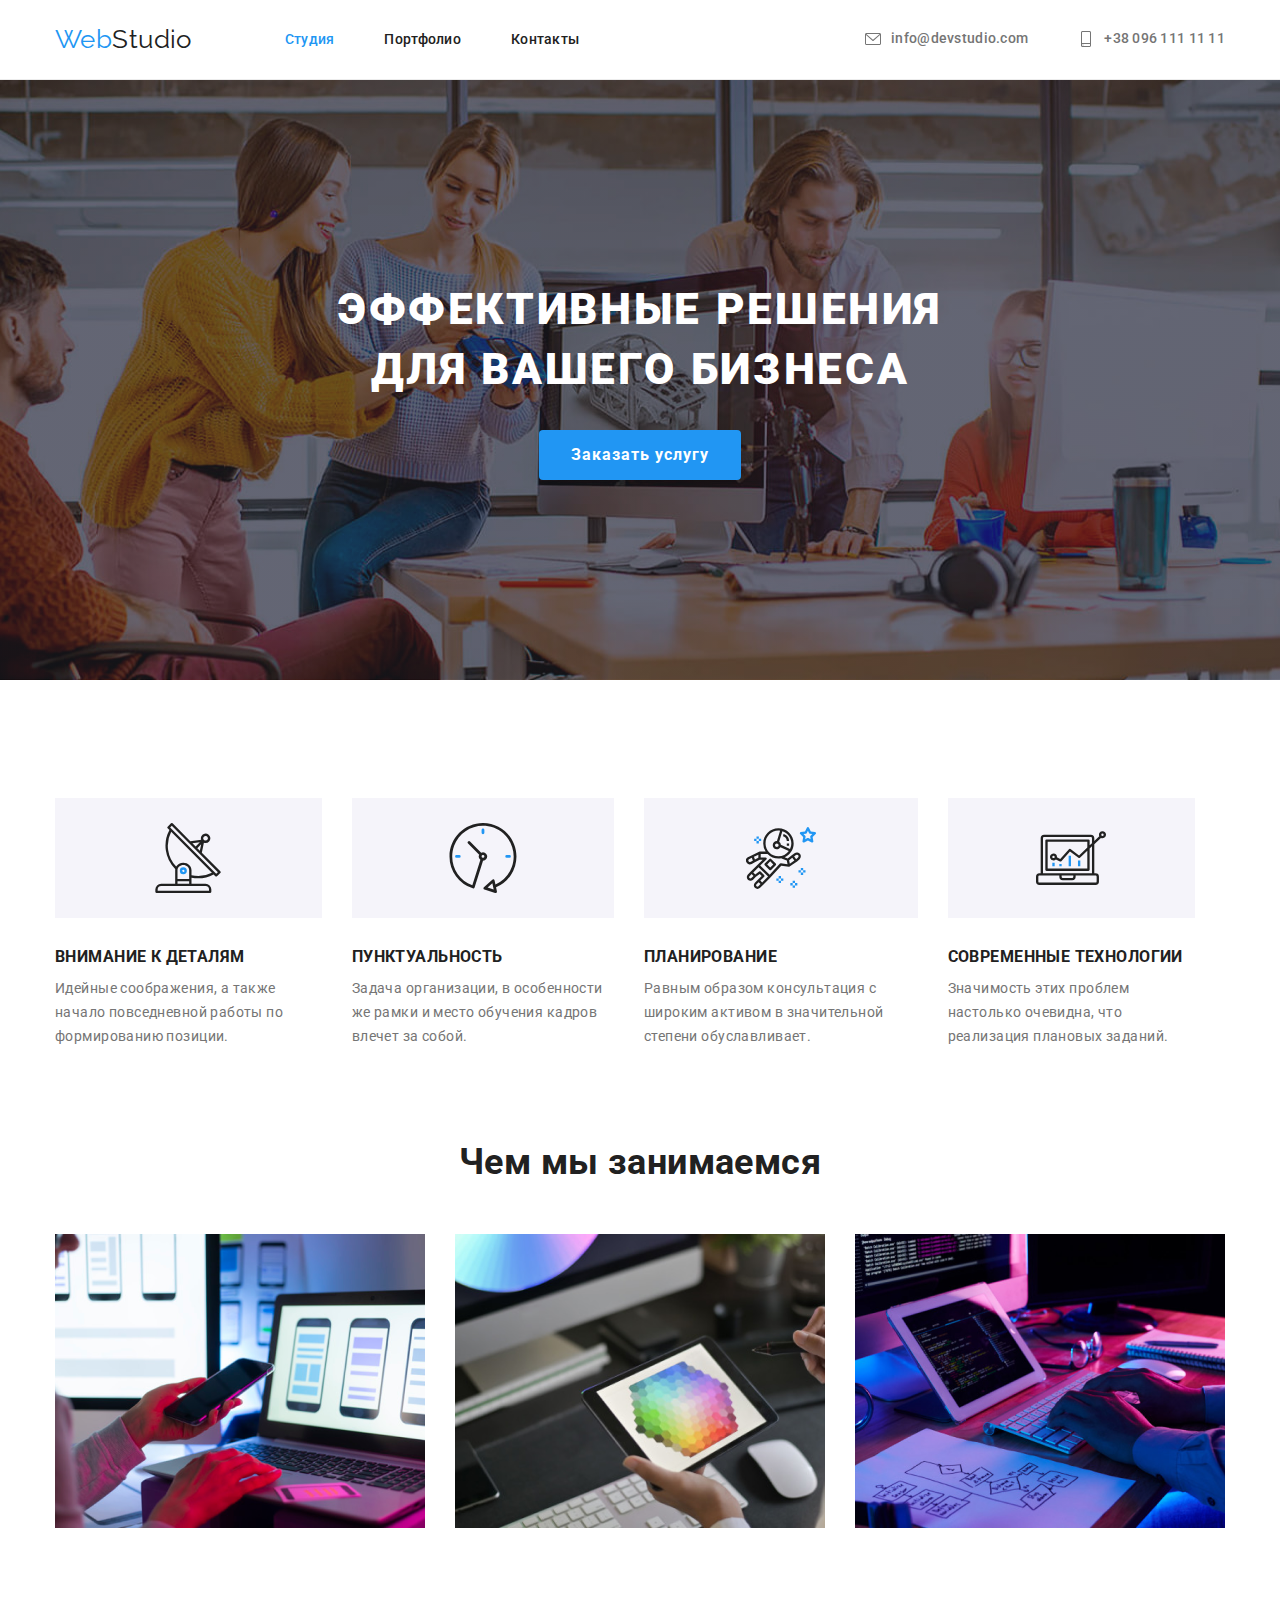
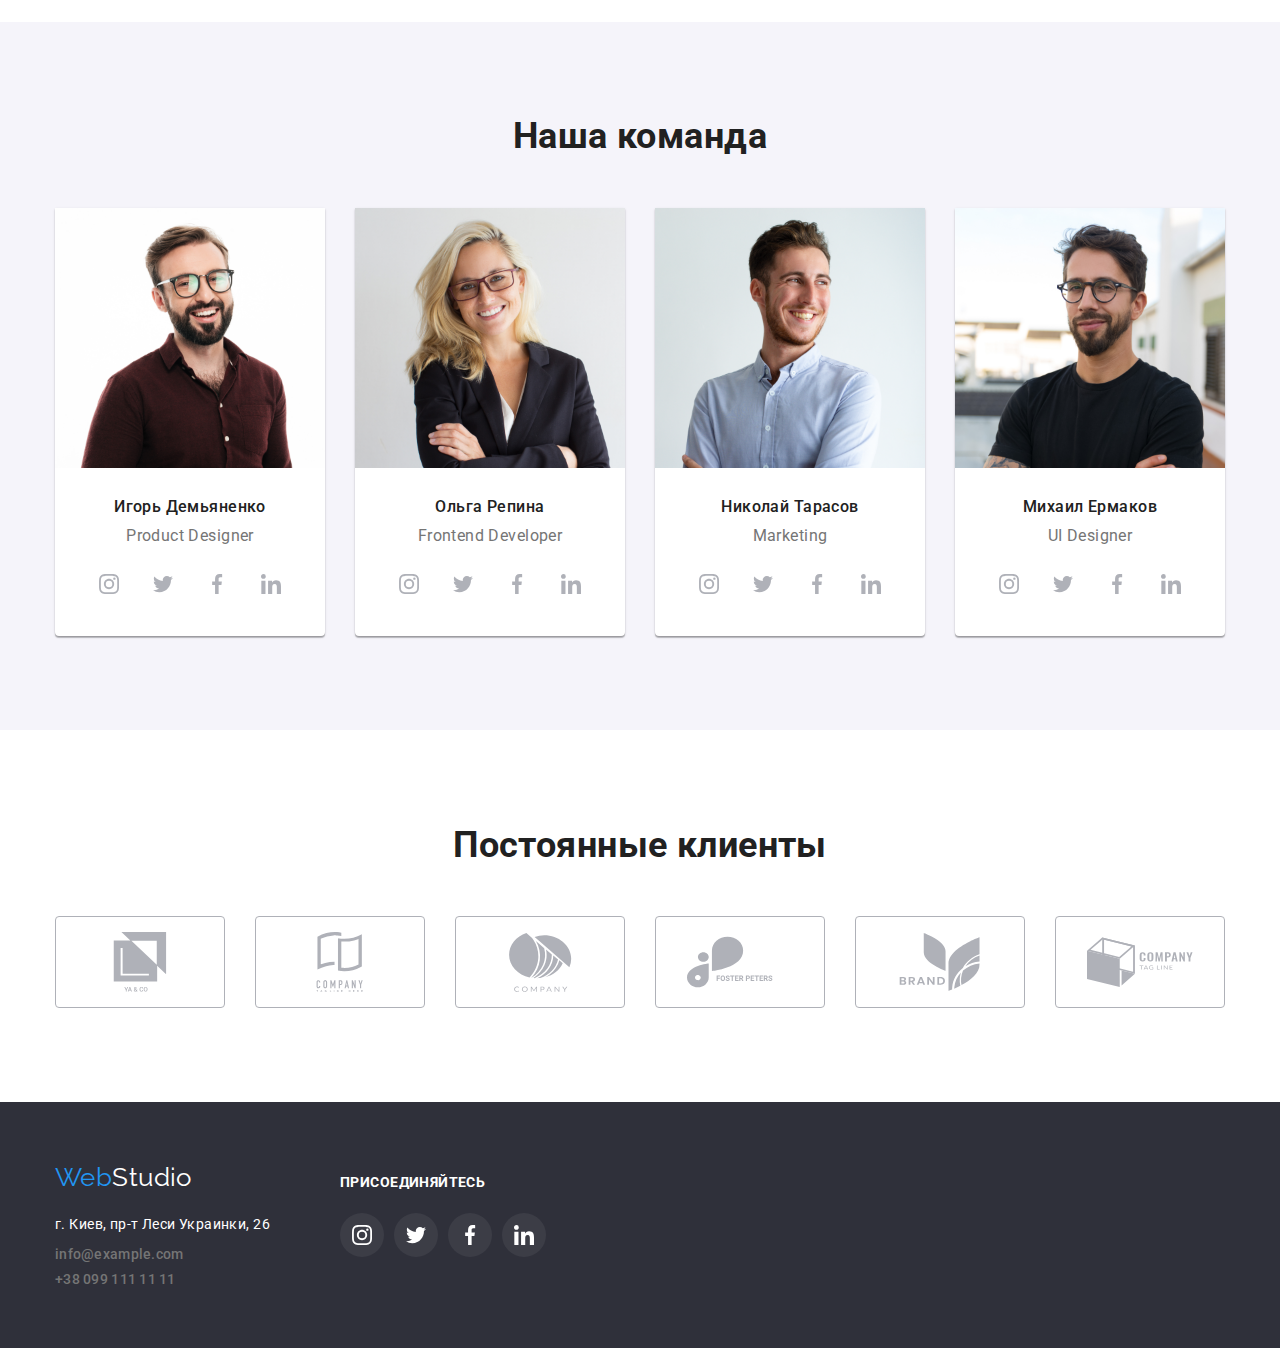
<file: index.html>
<!DOCTYPE html>
<html lang="ru">

<head>
  <meta charset="UTF-8" />
  <meta http-equiv="X-UA-Compatible" content="IE=edge" />
  <meta name="viewport" content="width=device-width, initial-scale=1.0" />
  <title>Студия</title>
  <link rel="preconnect" href="https://fonts.googleapis.com">
  <link rel="preconnect" href="https://fonts.gstatic.com" crossorigin>
  <link href="https://fonts.googleapis.com/css2?family=Raleway:wght@700&family=Roboto:wght@400;500;700;900&display=swap"
    rel="stylesheet">
  <link rel="stylesheet" href="https://cdnjs.cloudflare.com/ajax/libs/modern-normalize/1.1.0/modern-normalize.min.css">
  <link rel="stylesheet" href="./css/style.css">
</head>

<body>
  <!-- Шапка сайта -->
  <header class="page-header">
    <div class="header-section container">
      <nav class="main-nav">
        <a href="./index.html" class="logo">Web<span class="header-logo">Studio</span></a>

        <ul class="site-nav list">
          <li class="item"><a href="./index.html" class="link current">Студия</a></li>
          <li class="item"><a href="./portfolio.html" class="link">Портфолио</a></li>
          <li class="item"><a href="" class="link">Контакты</a></li>
        </ul>
      </nav>

      <ul class="site-info list">
        <li class="header-mail"><a class="info" href="mailto:info@devstudio.com">
            <svg class="header-contact__icon" width="16" height="16">
              <use href="./images/sprite/sprite.svg#icon-email"></use>
            </svg>
            info@devstudio.com</a></li>
        <li class="header-tel"><a class="info" href="tel:+380961111111">
            <svg class="header-contact__icon" width="16" height="16">
              <use href="./images/sprite/sprite.svg#icon-phone"></use>
            </svg>
            +38 096 111 11 11</a></li>
      </ul>
    </div>
  </header>

  <main>

    <!-- Герой сайта -->
    <section class="hero">
      <div class="container">
        <h1 class="hero-title">Эффективные решения для вашего бизнеса</h1>
        <button class="hero-btn" type="button"><span class="order">Заказать услугу</span></button>
      </div>
    </section>

    <!-- Секция о компании -->
    <section class="section company">
      <div class="container">
        <!-- Скрытый заголовок -->
        <h2 class="section-title">Описание преимуществ компании</h2>
        <!-- Преимущества -->
        <ul class="feature-list list">
          <li class="feature-list__items">
            <div class="features-icon__block">
              <svg class="features-icon__svg" width="70" height="70">
                <use href="./images/sprite/sprite.svg#icon-antenna"></use>
              </svg>
            </div>
            <h3 class="title">Внимание к деталям</h3>
            <p class="feature-text">Идейные соображения, а также начало повседневной работы по формированию позиции.</p>
          </li>
          <li class="feature-list__items">
            <div class="features-icon__block">
              <svg class="features-icon__svg" width="70" height="70">
                <use href="./images/sprite/sprite.svg#icon-clock"></use>
              </svg>
            </div>
            <h3 class="title">Пунктуальность</h3>
            <p class="feature-text">Задача организации, в особенности же рамки и место обучения кадров влечет за собой.
            </p>
          </li>
          <li class="feature-list__items">
            <div class="features-icon__block">
              <svg class="features-icon__svg" width="70" height="70">
                <use href="./images/sprite/sprite.svg#icon-astronaut"></use>
              </svg>
            </div>
            <h3 class="title">Планирование</h3>
            <p class="feature-text">Равным образом консультация с широким активом в значительной степени обуславливает.
            </p>
          </li>
          <li class="feature-list__items">
            <div class="features-icon__block">
              <svg class="features-icon__svg" width="70" height="70">
                <use href="./images/sprite/sprite.svg#icon-diagram"></use>
              </svg>
            </div>
            <h3 class="title">Современные технологии</h3>
            <p class="feature-text">Значимость этих проблем настолько очевидна, что реализация плановых заданий.</p>
          </li>
        </ul>
      </div>
    </section>

    <!-- Секция чем мы занимаемся -->
    <section class="section">
      <div class="container">
        <!-- Примеры работ компании -->
        <h2 class="block-title">Чем мы занимаемся</h2>

        <ul class="image-block list">
          <li class="image-items">
            <img src="./images/notebook.png" alt="notebook" width="370" />
          </li>
          <li class="image-items">
            <img src="./images/tablet.png" alt="tablet" width="370" />
          </li>
          <li class="image-items">
            <img src="./images/computer.png" alt="computer" width="370" />
          </li>
        </ul>
      </div>
    </section>

    <!-- Секция команда -->
    <section class="section-team">
      <div class="container">
        <!-- Команда -->
        <h2 class="block-title team">Наша команда</h2>

        <ul class="block-team list">
          <li class="block">
            <img src="./images/foto1.png" alt="Игорь Демьяненко" width="270" />
            <div class="team-list__block">
              <h3 class="title-name">Игорь Демьяненко</h3>
              <p class="section-text">Product Designer</p>
              <ul class="team-list__social">
                <li class="social-link__item">
                  <a href="" class="team-social__link link">
                    <svg class="team-social__svg" width="20px" height="20px">
                      <use href="./images/sprite/sprite.svg#icon-instagram"></use>
                    </svg>
                  </a>
                </li>
                <li class="social-link__item">
                  <a href="" class="team-social__link link">
                    <svg class="team-social__svg" width="20px" height="20px">
                      <use href="./images/sprite/sprite.svg#icon-twitter"></use>
                    </svg>
                  </a>
                </li>
                <li class="social-link__item">
                  <a href="" class="team-social__link link">
                    <svg class="team-social__svg" width="20px" height="20px">
                      <use href="./images/sprite/sprite.svg#icon-facebook"></use>
                    </svg>
                  </a>
                </li>
                <li class="social-link__item">
                  <a href="" class="team-social__link link">
                    <svg class="team-social__svg" width="20px" height="20px">
                      <use href="./images/sprite/sprite.svg#icon-linkedin"></use>
                    </svg>
                  </a>
                </li>
              </ul>
            </div>
          </li>
          <li class="block">
            <img src="./images/foto2.png" alt="Ольга Репина" width="270" />
            <div class="team-list__block">
              <h3 class="title-name">Ольга Репина</h3>
              <p class="section-text">Frontend Developer</p>
              <ul class="team-list__social">
                <li class="social-link__item">
                  <a href="" class="team-social__link link">
                    <svg class="team-social__svg" width="20px" height="20px">
                      <use href="./images/sprite/sprite.svg#icon-instagram"></use>
                    </svg>
                  </a>
                </li>
                <li class="social-link__item">
                  <a href="" class="team-social__link link">
                    <svg class="team-social__svg" width="20px" height="20px">
                      <use href="./images/sprite/sprite.svg#icon-twitter"></use>
                    </svg>
                  </a>
                </li>
                <li class="social-link__item">
                  <a href="" class="team-social__link link">
                    <svg class="team-social__svg" width="20px" height="20px">
                      <use href="./images/sprite/sprite.svg#icon-facebook"></use>
                    </svg>
                  </a>
                </li>
                <li class="social-link__item">
                  <a href="" class="team-social__link link">
                    <svg class="team-social__svg" width="20px" height="20px">
                      <use href="./images/sprite/sprite.svg#icon-linkedin"></use>
                    </svg>
                  </a>
                </li>
              </ul>
            </div>
          </li>
          <li class="block">
            <img src="./images/foto3.png" alt="Николай Тарасов" width="270" />
            <div class="team-list__block">
              <h3 class="title-name">Николай Тарасов</h3>
              <p class="section-text">Marketing</p>
              <ul class="team-list__social">
                <li class="social-link__item">
                  <a href="" class="team-social__link link">
                    <svg class="team-social__svg" width="20px" height="20px">
                      <use href="./images/sprite/sprite.svg#icon-instagram"></use>
                    </svg>
                  </a>
                </li>
                <li class="social-link__item">
                  <a href="" class="team-social__link link">
                    <svg class="team-social__svg" width="20px" height="20px">
                      <use href="./images/sprite/sprite.svg#icon-twitter"></use>
                    </svg>
                  </a>
                </li>
                <li class="social-link__item">
                  <a href="" class="team-social__link link">
                    <svg class="team-social__svg" width="20px" height="20px">
                      <use href="./images/sprite/sprite.svg#icon-facebook"></use>
                    </svg>
                  </a>
                </li>
                <li class="social-link__item">
                  <a href="" class="team-social__link link">
                    <svg class="team-social__svg" width="20px" height="20px">
                      <use href="./images/sprite/sprite.svg#icon-linkedin"></use>
                    </svg>
                  </a>
                </li>
              </ul>
            </div>
          </li>
          <li class="block">
            <img src="./images/foto4.png" alt="Михаил Ермаков" width="270" />
            <div class="team-list__block">
              <h3 class="title-name">Михаил Ермаков</h3>
              <p class="section-text">UI Designer</p>
              <ul class="team-list__social">
                <li class="social-link__item">
                  <a href="" class="team-social__link link">
                    <svg class="team-social__svg" width="20px" height="20px">
                      <use href="./images/sprite/sprite.svg#icon-instagram"></use>
                    </svg>
                  </a>
                </li>
                <li class="social-link__item">
                  <a href="" class="team-social__link link">
                    <svg class="team-social__svg" width="20px" height="20px">
                      <use href="./images/sprite/sprite.svg#icon-twitter"></use>
                    </svg>
                  </a>
                </li>
                <li class="social-link__item">
                  <a href="" class="team-social__link link">
                    <svg class="team-social__svg" width="20px" height="20px">
                      <use href="./images/sprite/sprite.svg#icon-facebook"></use>
                    </svg>
                  </a>
                </li>
                <li class="social-link__item">
                  <a href="" class="team-social__link link">
                    <svg class="team-social__svg" width="20px" height="20px">
                      <use href="./images/sprite/sprite.svg#icon-linkedin"></use>
                    </svg>
                  </a>
                </li>
              </ul>
            </div>
          </li class="block">
        </ul>
      </div>
    </section>

    <!-- Секция постоянные клиенты -->
    <section class="section">
      <div class="container">
        <h2 class="client-title">Постоянные клиенты </h2>
        <ul class="client-list list">
          <li class="customer-items">
            <a class="customers-link link" href="">
              <svg class="customer-icons__svg" width="106px" height="60px">
                <use href="./images/sprite/sprite.svg#icon-icons-1"></use>
              </svg>
            </a>
          </li>
          <li class="customer-items">
            <a class="customers-link link" href="">
              <svg class="customer-icons__svg" width="106px" height="60px">
                <use href="./images/sprite/sprite.svg#icon-icons-2"></use>
              </svg>
            </a>
          </li>
          <li class="customer-items">
            <a class="customers-link link" href="">
              <svg class="customer-icons__svg" width="106px" height="60px">
                <use href="./images/sprite/sprite.svg#icon-icons-3"></use>
              </svg>
            </a>
          </li>
          <li class="customer-items">
            <a class="customers-link link" href="">
              <svg class="customer-icons__svg" width="106px" height="60px">
                <use href="./images/sprite/sprite.svg#icon-icons-4"></use>
              </svg>
            </a>
          </li>
          <li class="customer-items">
            <a class="customers-link link" href="">
              <svg class="customer-icons__svg" width="106px" height="60px">
                <use href="./images/sprite/sprite.svg#icon-icons-5"></use>
              </svg>
            </a>
          </li>
          <li class="customer-items">
            <a class="customers-link link" href="">
              <svg class="customer-icons__svg" width="106px" height="60px">
                <use href="./images/sprite/sprite.svg#icon-icons-6"></use>
              </svg>
            </a>
          </li>
        </ul>
      </div>
    </section>
  </main>

  <!-- Футер сайта  -->
  <footer class="footer">
    <div class="container">
      <section class="footer-section">
        <div class="footer-block__contacts"><a href="./index.html" class="logo">Web<span
              class="footer-logo">Studio</span></a>
          <address class="address">
            <ul class="list">
              <li class="footer-text__items">
                <p class="footer-text">г. Киев, пр-т Леси Украинки, 26</p>
              </li>
              <li class="footer-items"><a href="" class="info">info@example.com</a></li>
              <li class="footer-items"><a href="" class="info">+38 099 111 11 11</a></li>
            </ul>
          </address>
        </div>
        <div class="social-block">
          <p class="social-section__text">Присоединяйтесь</p>
          <ul class="footer-list list">
            <li class="footer-list__items">
              <a class="footer-list__link" href="">
                <svg class="footer-list__icons" width="20" height="20">
                  <use href="./images/sprite/sprite.svg#icon-instagram"></use>
                </svg>
              </a>
            </li>

            <li class="footer-list__items">
              <a class="footer-list__link" href="">
                <svg class="footer-list__icons" width="20" height="20">
                  <use href="./images/sprite/sprite.svg#icon-twitter"></use>
                </svg>
              </a>
            </li>

            <li class="footer-list__items">
              <a class="footer-list__link" href="">
                <svg class="footer-list__icons" width="20" height="20">
                  <use href="./images/sprite/sprite.svg#icon-facebook"></use>
                </svg>
              </a>
            </li>

            <li class="footer-list__items">
              <a class="footer-list__link" href="">
                <svg class="footer-list__icons" width="20" height="20">
                  <use href="./images/sprite/sprite.svg#icon-linkedin"></use>
                </svg>
              </a>
            </li>
          </ul>
        </div>
      </section>
    </div>
  </footer>
</body>

</html>
</file>
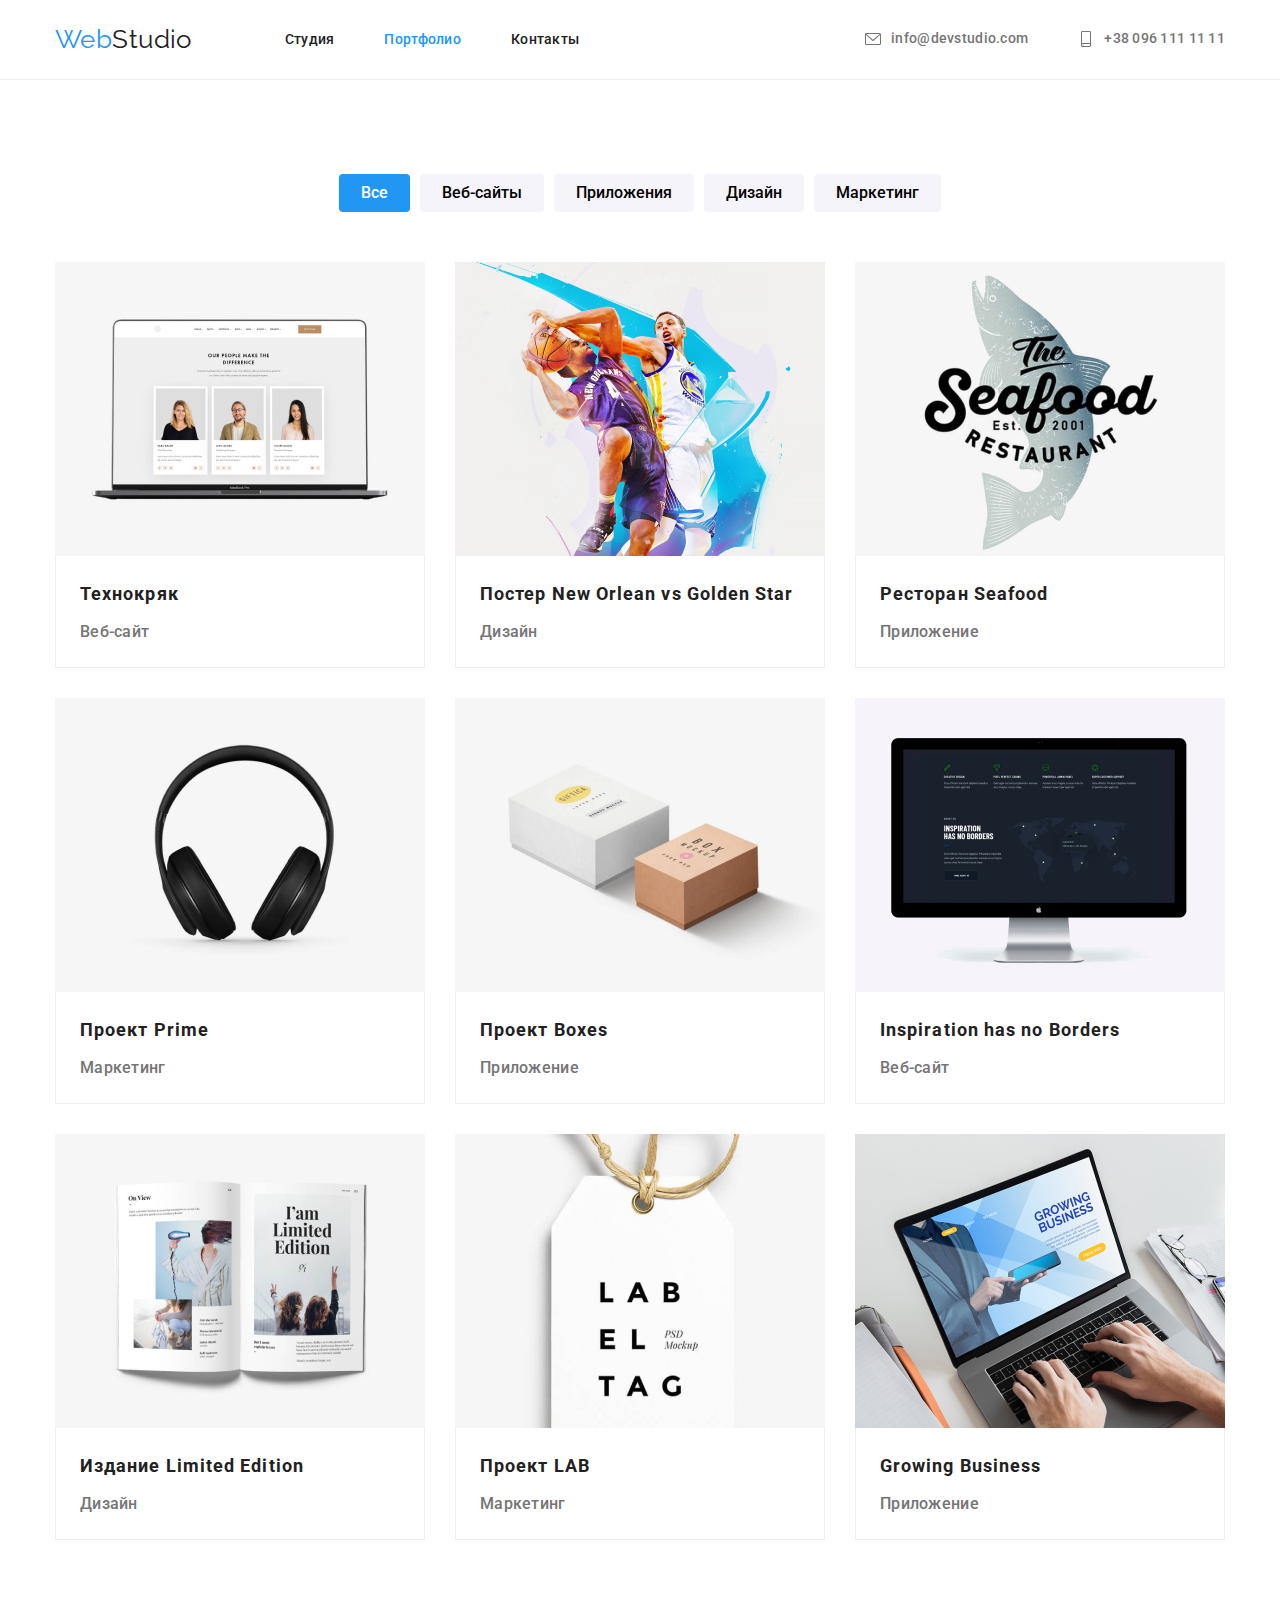
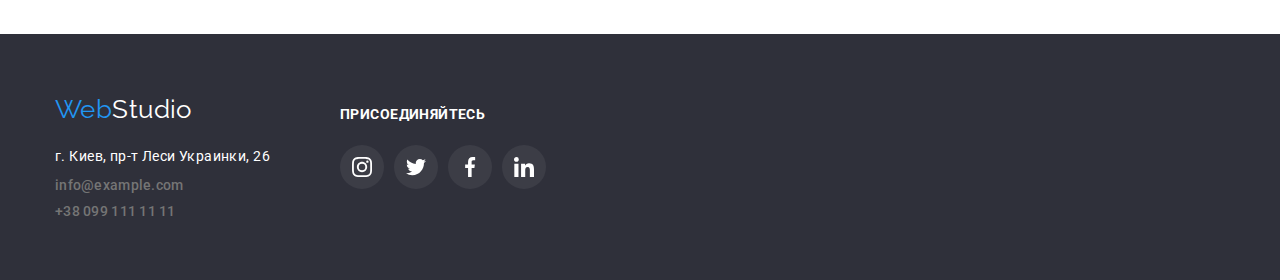
<file: portfolio.html>
<!DOCTYPE html>
<html lang="ru">

<head>
  <meta charset="UTF-8" />
  <meta http-equiv="X-UA-Compatible" content="IE=edge" />
  <meta name="viewport" content="width=device-width, initial-scale=1.0" />
  <title>Портфолио</title>
  <link rel="preconnect" href="https://fonts.googleapis.com">
  <link rel="preconnect" href="https://fonts.gstatic.com" crossorigin>
  <link href="https://fonts.googleapis.com/css2?family=Raleway:wght@700&family=Roboto:wght@400;500;700;900&display=swap"
    rel="stylesheet">
  <link rel="stylesheet" href="https://cdnjs.cloudflare.com/ajax/libs/modern-normalize/1.1.0/modern-normalize.min.css">
  <link rel="stylesheet" href="./css/style.css">
</head>

<body>
  <!-- Шапка сайта -->
  <header class="page-header">
    <div class="header-section container">
      <nav class="main-nav">
        <a href="./index.html" class="logo">Web<span class="header-logo">Studio</span></a>

        <ul class="site-nav list">
          <li class="item"><a href="./index.html" class="link">Студия</a></li>
          <li class="item"><a href="./portfolio.html" class="link current">Портфолио</a></li>
          <li class="item"><a href="" class="link">Контакты</a></li>
        </ul>
      </nav>

      <ul class="site-info list">
        <li class="header-mail"><a class="info" href="mailto:info@devstudio.com">
            <svg class="header-contact__icon" width="16" height="16">
              <use href="./images/sprite/sprite.svg#icon-email"></use>
            </svg>
            info@devstudio.com</a></li>
        <li class="header-tel"><a class="info tel" href="tel:+380961111111">
            <svg class="header-contact__icon" width="16" height="16">
              <use href="./images/sprite/sprite.svg#icon-phone"></use>
            </svg>
            +38 096 111 11 11</a></li>
      </ul>
    </div>
  </header>

  <main>
    <!-- Cкрытый заголовок -->
    <section class="section">
      <div class="container">
        <h1 class="button-title">Контент страницы Портфолио</h1>

        <!-- Кнопки -->
        <ul class="site-button list">
          <li class="button-items"><button class="button current">Все</button></li>
          <li class="button-items"><button class="button">Веб-сайты</button></li>
          <li class="button-items"><button class="button">Приложения</button></li>
          <li class="button-items"><button class="button">Дизайн</button></li>
          <li class="button-items"><button class="button">Маркетинг</button></li>
        </ul>

        <ul class="client-list list">
          <li class="page-block"><a href="" class="link"><img src="./images/portfolio/notebook.jpg" alt="notebook"
                width="370">
              <div class="portfolio-border">
                <h2 class="page-title">Технокряк</h2>
                <p class="page-text">Веб-сайт</p>
              </div>
            </a></li>
          <li class="page-block"><a href="" class="link"><img src="./images/portfolio/basket.jpg" alt="basket"
                width="370">
              <div class="portfolio-border">
                <h2 class="page-title">Постер New Orlean vs Golden Star</h2>
                <p class="page-text">Дизайн</p>
              </div>
            </a></li>
          <li class="page-block"><a href="" class="link"><img src="./images/portfolio/seafood.jpg" alt="seafood"
                width="370">
              <div class="portfolio-border">
                <h2 class="page-title">Ресторан Seafood</h2>
                <p class="page-text">Приложение</p>
              </div>
            </a></li>
          <li class="page-block"><a href="" class="link"><img src="./images/portfolio/headphones.jpg" alt="headphones"
                width="370">
              <div class="portfolio-border">
                <h2 class="page-title">Проект Prime</h2>
                <p class="page-text">Маркетинг</p>
              </div>
            </a></li>
          <li class="page-block"><a href="" class="link"><img src="./images/portfolio/boxes.jpg" alt="boxes"
                width="370">
              <div class="portfolio-border">
                <h2 class="page-title">Проект Boxes</h2>
                <p class="page-text">Приложение</p>
              </div>
            </a></li>
          <li class="page-block"><a href="" class="link"><img src="./images/portfolio/borders.jpg" alt="borders"
                width="370">
              <div class="portfolio-border">
                <h2 class="page-title">Inspiration has no Borders</h2>
                <p class="page-text">Веб-сайт</p>
              </div>
            </a></li>
          <li class="page-block"><a href="" class="link"><img src="./images/portfolio/edition.jpg" alt="edition"
                width="370">
              <div class="portfolio-border">
                <h2 class="page-title">Издание Limited Edition</h2>
                <p class="page-text">Дизайн</p>
              </div>
            </a></li>
          <li class="page-block"><a href="" class="link"><img src="./images/portfolio/lab.jpg" alt="lab" width="370">
              <div class="portfolio-border">
                <h2 class="page-title">Проект LAB</h2>
                <p class="page-text">Маркетинг</p>
              </div>
            </a></li>
          <li class="page-block"><a href="" class="link"><img src="./images/portfolio/business.jpg" alt="business"
                width="370">
              <div class="portfolio-border">
                <h2 class="page-title">Growing Business</h2>
                <p class="page-text">Приложение</p>
              </div>
            </a></li>
        </ul>
      </div>
    </section>
  </main>

  <!-- Футер сайта  -->
  <footer class="footer">
    <div class="container">
      <section class="footer-section">
        <div class="footer-block__contacts"><a href="./index.html" class="logo">Web<span
              class="footer-logo">Studio</span></a>
          <address class="address">
            <ul class="list">
              <li class="footer-text__items">
                <p class="footer-text">г. Киев, пр-т Леси Украинки, 26</p>
              </li>
              <li class="footer-items"><a href="" class="info">info@example.com</a></li>
              <li class="footer-items"><a href="" class="info">+38 099 111 11 11</a></li>
            </ul>
          </address>
        </div>
        <div class="social-block">
          <p class="social-section__text">Присоединяйтесь</p>
          <ul class="footer-list list">
            <li class="footer-list__items">
              <a class="footer-list__link" href="">
                <svg class="footer-list__icons" width="20" height="20">
                  <use href="./images/sprite/sprite.svg#icon-instagram"></use>
                </svg>
              </a>
            </li>

            <li class="footer-list__items">
              <a class="footer-list__link" href="">
                <svg class="footer-list__icons" width="20" height="20">
                  <use href="./images/sprite/sprite.svg#icon-twitter"></use>
                </svg>
              </a>
            </li>

            <li class="footer-list__items">
              <a class="footer-list__link" href="">
                <svg class="footer-list__icons" width="20" height="20">
                  <use href="./images/sprite/sprite.svg#icon-facebook"></use>
                </svg>
              </a>
            </li>

            <li class="footer-list__items">
              <a class="footer-list__link" href="">
                <svg class="footer-list__icons" width="20" height="20">
                  <use href="./images/sprite/sprite.svg#icon-linkedin"></use>
                </svg>
              </a>
            </li>
          </ul>
        </div>
      </section>
    </div>
  </footer>
</body>

</html>
</file>
<file: css/style.css>
/* Глобальные стили */
:root {
  --primary-text-color: #212121;
  --secondary-text-color: #757575;
  --white-color: #ffffff;
  --black-color: #000000;
  --accent-color: #2196f3;
  --hero-background-color: #2f303a;
  --team-background-color: #f5f4fa;
  --header-border-color: #ececec;
}
h1,
h2,
h3,
h4,
h5,
h6,
p,
ul {
  margin: 0;
  padding: 0;
}

img {
  display: block;
}

body {
  font-family: 'Roboto', sans-serif;
  letter-spacing: 0.03em;
  background-color: var(--white-color);
  color: var(--primary-text-color);
  font-size: 14px;
}

/* КОНТЕЙНЕР  */
.container {
  margin-left: auto;
  margin-right: auto;
  padding-left: 15px;
  padding-right: 15px;
  width: 1200px;
}

/* Скрытые заголовки */
.section-title {
  visibility: hidden;
}
.button-title {
  display: none;
}

/* List */
.list {
  list-style: none;
}

/* LOGO */
.logo {
  font-family: 'Raleway';
  font-size: 26px;
  line-height: 1.19;
  text-decoration: none;
  color: var(--accent-color);
}

.header-logo {
  color: var(--primary-text-color);
}

.footer-logo {
  color: var(--white-color);
}

/* site-nav */
.page-header {
  border-bottom: 1px solid var(--header-border-color);
  padding: 24px 0px;
}

.header-section {
  display: flex;
  align-items: center;
  justify-content: space-between;
}
.main-nav {
  display: flex;
  align-items: center;
}
.site-nav {
  display: flex;
  margin-left: 93px;
}

.site-nav .item + .item {
  margin-left: 50px;
}

.link {
  font-weight: 500;
  line-height: 1.14;
  letter-spacing: 0.02em;
  text-decoration: none;
  color: var(--primary-text-color);
}

.link:hover,
.link:focus {
  color: var(--accent-color);
}

/* Current  */
.button.current {
  background: var(--accent-color);
  color: var(--white-color);
}

.link.current {
  color: var(--accent-color);
}

/* site-info */
.site-info {
  display: flex;
}
.info {
  display: flex;
  align-items: center;
  font-weight: 500;
  line-height: 1.14;
  letter-spacing: 0.02em;
  text-decoration: none;
  color: var(--secondary-text-color);
}

.info:hover,
.info:focus {
  color: var(--accent-color);
}

.header-mail {
  margin-right: 50px;
}
.header-tel {
}

.header-contact__icon {
  margin-right: 10px;
  fill: currentColor;
}

/* HERO */

.hero {
  text-align: center;
  background: var(--hero-background-color);
  background-image: linear-gradient(
      to right,
      rgba(47, 48, 58, 0.4),
      rgba(47, 48, 58, 0.4)
    ),
    url(../images/img-hero.jpg);
  background-repeat: no-repeat;
  background-size: cover;
  background-position: center;
  padding: 200px 0px 200px 0px;
}
.hero-title {
  margin: auto;
  margin-bottom: 30px;
  font-weight: 900;
  font-size: 44px;
  line-height: 1.36;
  text-transform: uppercase;
  text-align: center;
  max-width: 696px;
  letter-spacing: 0.06em;
  color: var(--white-color);
}
.hero-btn {
  padding: 10px 32px;
  font-weight: 700;
  background: var(--accent-color);
  box-shadow: 0px 4px 4px rgba(0, 0, 0, 0.15);
  border-radius: 4px;
  cursor: pointer;
  border: none;
}
.order {
  font-size: 16px;
  line-height: 1.87;
  letter-spacing: 0.06em;
  color: var(--white-color);
}

/* NEW Section  */

.section {
  background: var(--white-color);
  padding: 94px 0;
}

.company.section {
  padding-bottom: 0px;
}

.feature-list {
  display: flex;
}

.feature-list__items {
  margin-right: 30px;
}

.features-icon__block {
  display: flex;
  height: 120px;
  align-items: center;
  justify-content: center;
  margin-bottom: 30px;
  background-color: var(--team-background-color);
}
.features-icon__svg {
}

.title {
  line-height: 1.14;
  text-transform: uppercase;
  margin-bottom: 10px;
}
.feature-text {
  line-height: 24px;
  color: var(--secondary-text-color);
}

/* IMAGE block  */

.image-block {
  display: flex;
}

.image-items {
  margin-right: 30px;
}

/* Section Team  */

.section-team {
  background: var(--team-background-color);
  padding: 94px 0;
}

.block-title {
  font-size: 36px;
  line-height: 1.16;
  text-align: center;
  margin-bottom: 50px;
}

.team {
}

.block {
  background: var(--white-color);
  box-shadow: 0px 1px 3px rgba(0, 0, 0, 0.12), 0px 1px 1px rgba(0, 0, 0, 0.14),
    0px 2px 1px rgba(0, 0, 0, 0.2);
  border-radius: 0px 0px 4px 4px;
  margin-right: 30px;
}

.block:last-child {
  margin-right: 0px;
}

.block-team {
  display: flex;
}

.team-list__block {
  padding: 30px 0px 30px 0px;
}

.title-name {
  font-weight: 500;
  font-size: 16px;
  line-height: 1.18;
  text-align: center;
}

.section-text {
  font-size: 16px;
  line-height: 1.18;
  text-align: center;
  color: var(--secondary-text-color);
  margin-top: 10px;
}

/* Social Media link */

.team-list__social {
  display: flex;
  justify-content: center;
  align-items: center;
  margin-top: 16px;
  list-style: none;
  gap: 10px;
}
.social-link__item {
}
.team-social__link {
  display: flex;
  justify-content: center;
  align-items: center;
  width: 44px;
  height: 44px;
  color: #afb1b8;
}

.team-social__link:hover,
.team-social__link:focus {
  border-radius: 50%;
  color: var(--white-color);
  background-color: var(--accent-color);
}

.team-social__svg {
  fill: currentColor;
}

/* Section Client  */
.client-title {
  margin-bottom: 50px;
  font-size: 36px;
  line-height: 1.17;
  text-align: center;
}
.client-list {
  display: flex;
  justify-content: center;
  align-items: center;
  grid-gap: 30px;
}

.customer-items {
}

.customer-items:hover,
.customer-items:focus {
  color: var(--accent-color);
  border-color: var(--accent-color);
}

.customers-link {
  display: flex;
  justify-content: center;
  align-items: center;
  width: 170px;
  height: 92px;
  border: 1px solid #afb1b8;
  border-radius: 4px;
  color: #afb1b8;
}

.customers-link:focus,
.customers-link:hover {
  color: var(--accent-color);
  border-color: var(--accent-color);
}

.customer-icons__svg {
  fill: currentColor;
}

/* Footer  */
.footer {
  background: var(--hero-background-color);
}

.footer-text {
  line-height: 1.71;
  color: var(--white-color);
}

/* PORTFOLIO */

/* Section Button  */
.site-button {
  display: flex;
  justify-content: center;
  margin-bottom: 50px;
}

.button-items {
  margin-right: 10px;
}

.button-items:last-child {
  margin-right: 0px;
}

.button {
  font-weight: 500;
  font-size: 16px;
  line-height: 1.62;
  text-align: center;
  padding: 6px 22px;
  border-radius: 4px;
  background: var(--team-background-color);
  border: none;
  cursor: pointer;
  font-family: inherit;
}

.button:hover,
.button:focus {
  background: var(--accent-color);
  color: var(--white-color);
  box-shadow: 0px 3px 1px rgba(0, 0, 0, 0.1), 0px 1px 2px rgba(0, 0, 0, 0.08),
    0px 2px 2px rgba(0, 0, 0, 0.12);
}

/* Page block  */
.footer-section {
  display: flex;
  padding: 60px 0px 60px 0px;
  gap: 70px;
}
/* Social block  */
.social-section__text {
  padding: 20px 0px 10px 0px;
  margin-bottom: 20px;
  font-weight: 700;
  line-height: 1.14px;
  text-transform: uppercase;
  color: var(--white-color);
}

.social-block {
}

.footer-list {
  display: flex;
  padding: 0;
  margin-top: 0;
}
.footer-list__items {
  width: 44px;
  height: 44px;
  margin-right: 10px;
}
.footer-list__link {
  display: flex;
  justify-content: center;
  align-items: center;
  width: 44px;
  height: 44px;
  border-radius: 50%;
  color: #ffffff;
  background-color: #ffffff10;
}

.footer-list__link:hover,
.footer-list__link:focus {
  color: #ffffff;
  background-color: var(--accent-color);
}

.footer-list__icons {
  fill: currentColor;
}
/*  END Social block  */

.footer-block__contacts {
}

.footer-block__logo {
  margin-bottom: 20px;
}
.footer-text__items {
  margin-top: 20px;
}

.footer-items {
  margin-top: 10px;
}

.address {
  font-style: normal;
}
/*  Client Block  */
.client-list {
  display: flex;
  flex-wrap: wrap;
  gap: 30px;
}

.page-block {
  background: var(--white-color);
  transition: box-shadow 300ms ease-out;
  text-decoration: none;
}

.page-block:hover,
.page-block:focus-within {
  box-shadow: 0px 1px 1px rgba(0, 0, 0, 0.12), 0px 4px 4px rgba(0, 0, 0, 0.06),
    1px 4px 6px rgba(0, 0, 0, 0.16);
}

.portfolio-border {
  border: 1px solid #eeeeee;
  border-top: transparent;
  padding: 20px 24px;
}

.page-title {
  font-size: 18px;
  line-height: 2;
  letter-spacing: 0.06em;
  color: var(--primary-text-color);
  margin-bottom: 5px;
}
.page-text {
  font-size: 16px;
  line-height: 1.87;
  color: var(--secondary-text-color);
}
</file>
